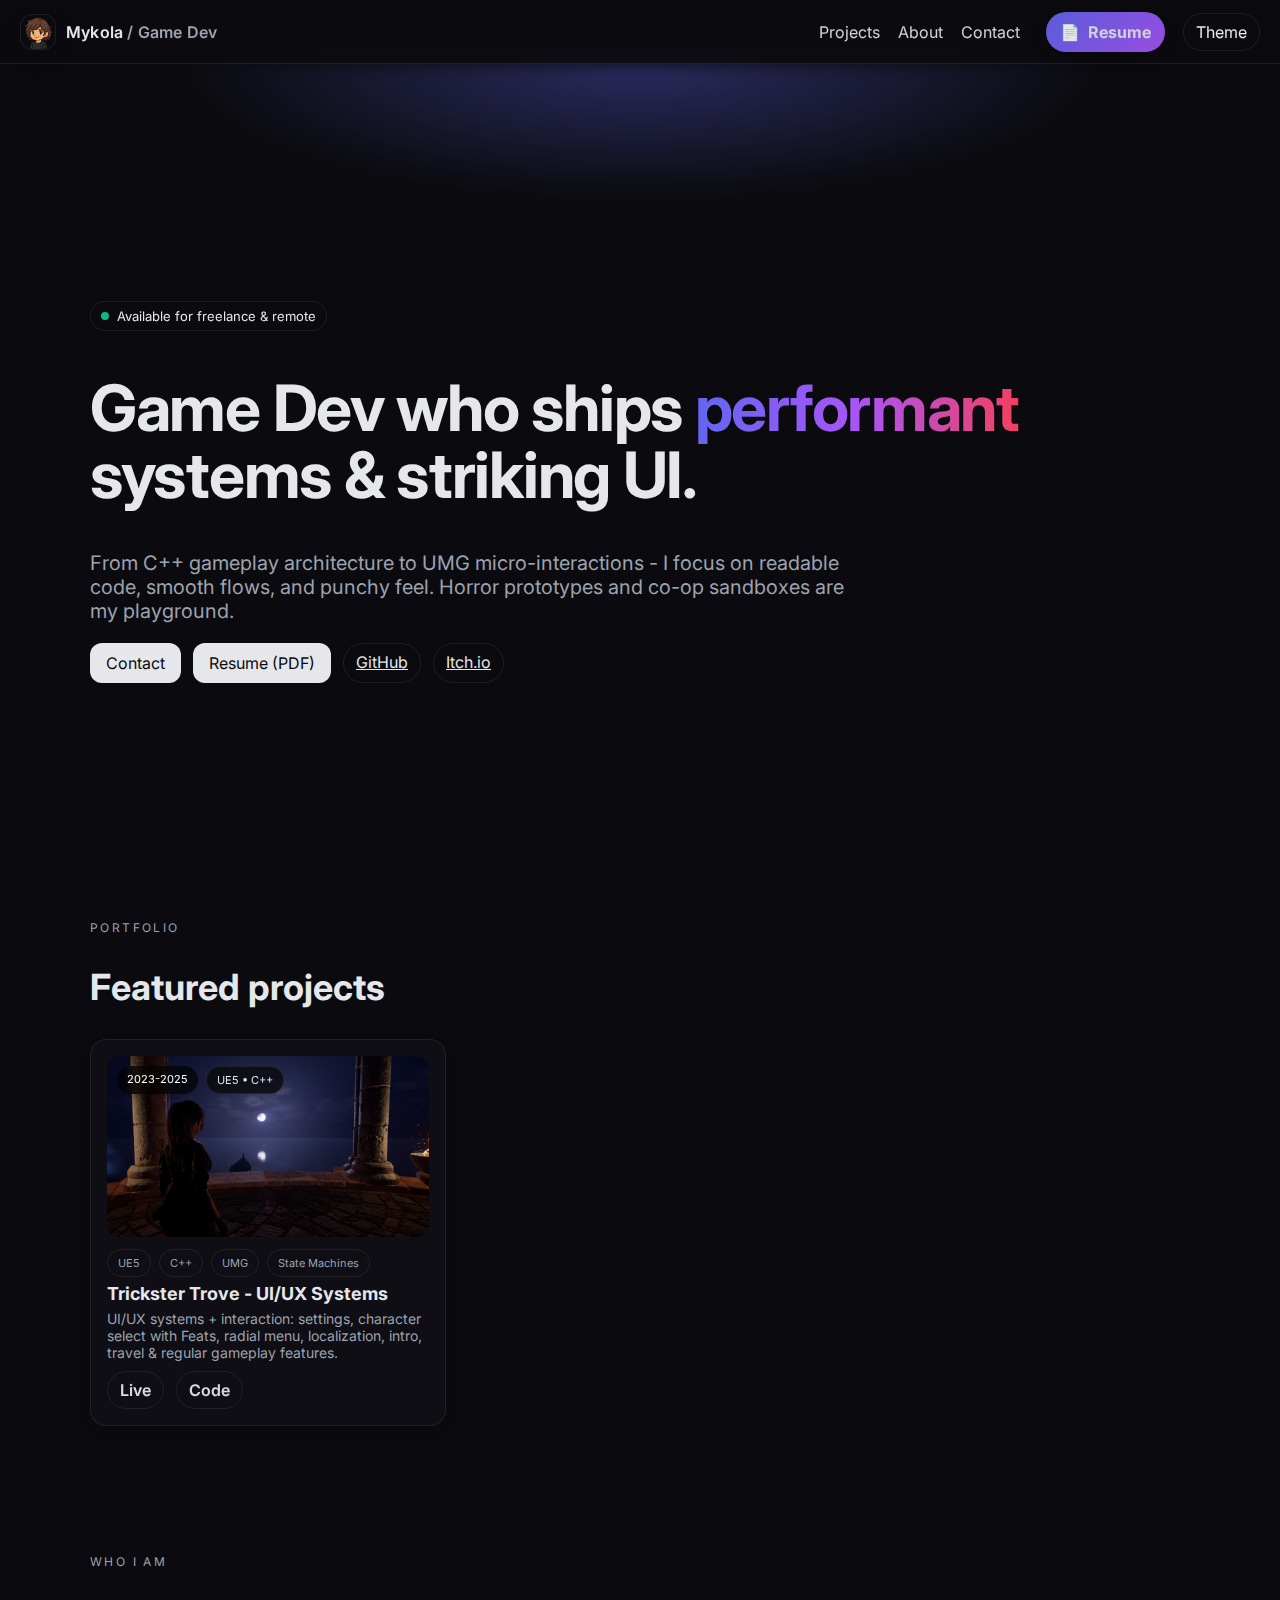
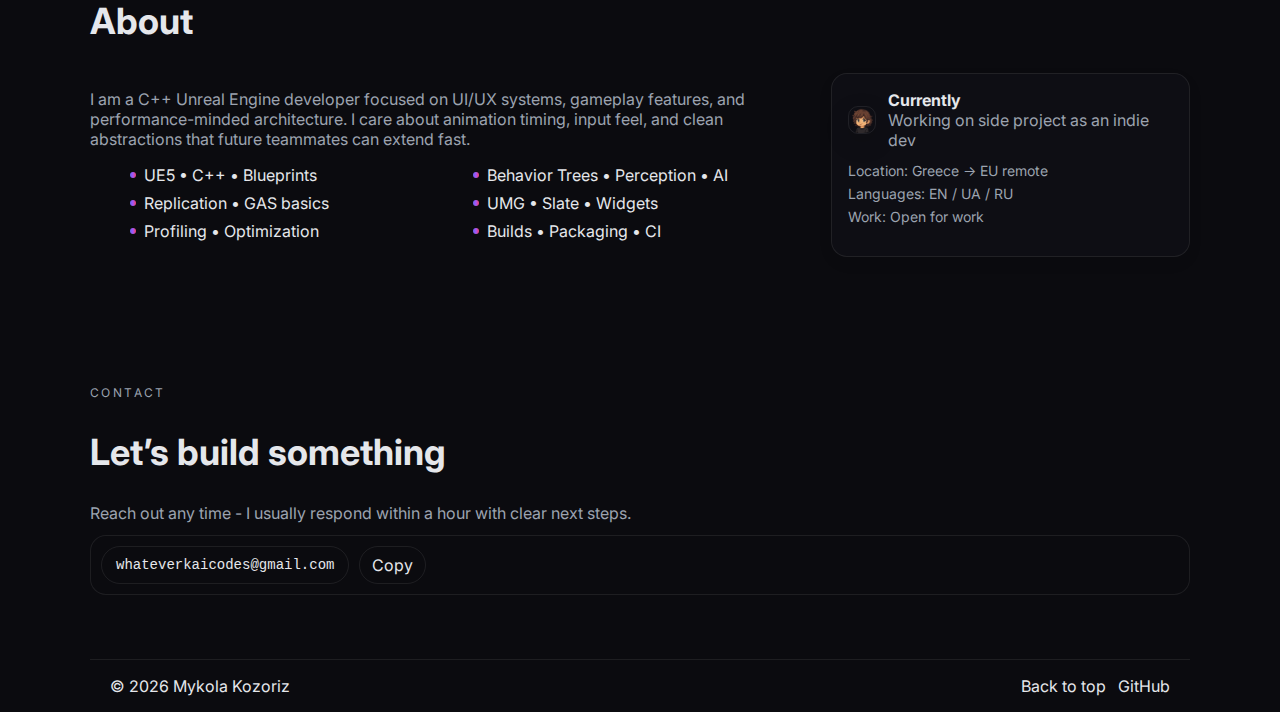
<file: index.html>
<!DOCTYPE html>
<html lang="en">
<head> <link rel="icon" type="image/png" href="assets/favicon.png">
  <meta charset="UTF-8" />
  <meta name="viewport" content="width=device-width, initial-scale=1" />
  <title>Mykola - Game Dev Portfolio</title>
  <meta name="description" content="C++/UE5 Game Developer portfolio - projects, about, contact." />
  <script>document.documentElement.classList.add('dark');</script>
  <link href="https://fonts.googleapis.com/css2?family=Inter:wght@300;400;500;600;700;800&display=swap" rel="stylesheet">
  <link rel="stylesheet" href="styles.css" />
</head>
<body>
  <header class="hdr">
    <a href="#top" class="brand">
      <span class="badge">
        <img src="assets/faviconh.png" alt="Mykola logo" class="badge-img">
      </span>
      <span class="brand-text">Mykola <span class="muted">/ Game Dev</span></span>
    </a>
    <nav class="nav">
      <a href="#projects">Projects</a>
      <a href="#about">About</a>
      <a href="#contact">Contact</a>
      <a class="btn-primary" href="assets/KozorizCV.pdf" target="_blank" rel="noopener">
  <!-- icon is optional -->
  <span aria-hidden="true">📄</span> Resume
</a>
      <button id="themeToggle" class="btn-ghost">Theme</button>
    </nav>
    <button id="menuToggle" class="menu-toggle" aria-label="Open menu">☰</button>
  </header>

  <div id="drawer" class="drawer" aria-hidden="true">
    <a href="#projects" class="drawer-link">Projects</a>
    <a href="#about" class="drawer-link">About</a>
    <a href="#contact" class="drawer-link">Contact</a>
    <button id="themeToggleMobile" class="btn-ghost">Theme</button>
  </div>

  <section id="top" class="hero">
    <div class="hero-accent"></div>
    <div class="hero-inner">
      <div class="pill">
        <span class="pill-dot"></span>
        <span>Available for freelance & remote</span>
      </div>
      <h1 class="hero-title">
        Game Dev who ships <span class="grad">performant</span> systems & striking UI.
      </h1>
      <p class="lead">
        From C++ gameplay architecture to UMG micro-interactions - I focus on readable code, smooth flows, and punchy feel. Horror prototypes and co-op sandboxes are my playground.
      </p>
      <div class="hero-cta">
        <a class="btn" href="#contact">Contact</a>
        <a class="btn" href="assets/KozorizCV.pdf" target="_blank" rel="noopener">Resume (PDF)</a>
        <a class="btn-ghost" href="#" id="githubLink">GitHub</a>
        <a class="btn-ghost" href="#" id="itchLink">Itch.io</a>
      </div>
    </div>
  </section>

  <section id="projects" class="section">
    <div class="section-head">
      <div class="kicker">Portfolio</div>
      <h2 class="section-title">Featured projects</h2>
    </div>
    <div id="projectsGrid" class="grid"></div>
  </section>

  <section id="about" class="section">
    <div class="section-head">
      <div class="kicker">Who I am</div>
      <h2 class="section-title">About</h2>
    </div>
    <div class="about-grid">
      <div>
        <p class="muted-p">
          I am a C++ Unreal Engine developer focused on UI/UX systems, gameplay features, and performance-minded architecture. I care about animation timing, input feel, and clean abstractions that future teammates can extend fast.
        </p>
        <ul class="bullets">
          <li>UE5 • C++ • Blueprints</li>
          <li>Behavior Trees • Perception • AI</li>
          <li>Replication • GAS basics</li>
          <li>UMG • Slate • Widgets</li>
          <li>Profiling • Optimization</li>
          <li>Builds • Packaging • CI</li>
        </ul>
      </div>
      <aside class="card">
        <div class="card-row">
          <span class="badge small">
        <img src="assets/favicon.png" alt="" class="badge-img" />
          </span>
          <div>
            <div class="card-title">Currently</div>
            <div class="muted-p">Working on side project as an indie dev</div>
          </div>
        </div>
        <div class="card-meta">
          <div><span class="muted">Location:</span> Greece → EU remote</div>
          <div><span class="muted">Languages:</span> EN / UA / RU</div>
          <div><span class="muted">Work:</span> Open for work</div>
        </div>
      </aside>
    </div>
  </section>

  <!-- Contact (simplified) -->
  <section id="contact" class="section">
    <div class="section-head">
      <div class="kicker">Contact</div>
      <h2 class="section-title">Let’s build something</h2>
    </div>
    <div class="contact-grid">
      <div class="copy-row">
  <span class="muted-p">Reach out any time - I usually respond within a hour with clear next steps.</span>

  <!-- Copyable email (no mailto) -->
  <div class="copy-wrap">
    <code id="emailText" class="copy-chip" aria-label="Email address">whateverkaicodes@gmail.com</code>
    <button id="copyBtn" class="btn-ghost" type="button">Copy</button>
    <span id="copyNote" class="copy-note" aria-live="polite" hidden>Copied</span>
  </div>
</div>

    </div>
  </section>

  <footer class="ftr">
    <div>© <span id="y"></span> Mykola Kozoriz</div>
    <div class="ftr-links">
      <a href="#top">Back to top</a>
      <a id="githubLinkFooter" href="#">GitHub</a>
    </div>
  </footer>

  <script src="script.js"></script>
</body>
</html>
</file>
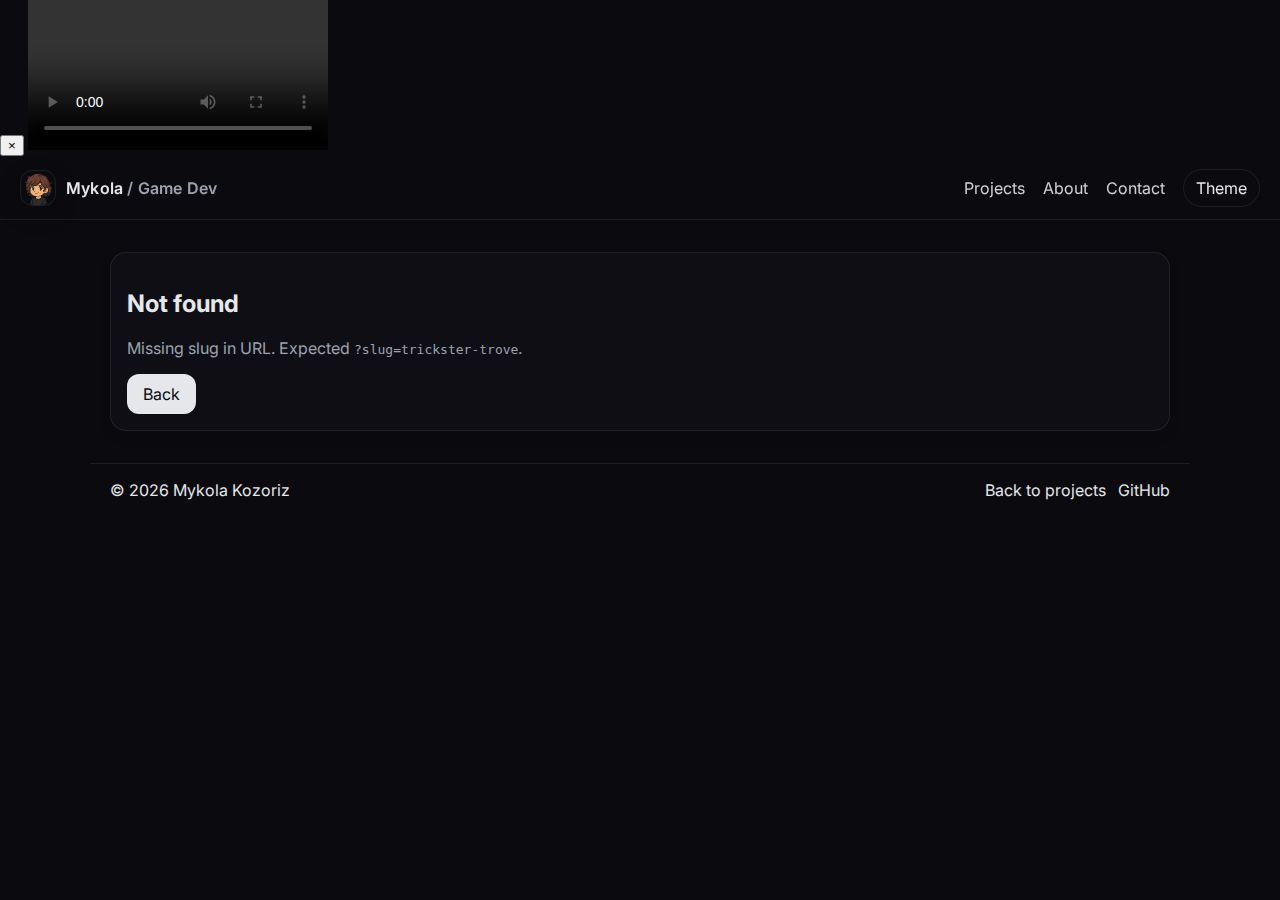
<file: project.html>
<!DOCTYPE html>
<html lang="en">
<head> <link rel="icon" type="image/png" href="assets/favicon.png">
  <meta charset="UTF-8" />
  <meta name="viewport" content="width=device-width, initial-scale=1" />
  <title>Project - Details</title>
  <script>document.documentElement.classList.add('dark');</script>
  <link href="https://fonts.googleapis.com/css2?family=Inter:wght@300;400;500;600;700;800&display=swap" rel="stylesheet">
  <link rel="stylesheet" href="styles.css" />
  <style>
    /* Detail page bits */
    .detail { max-width: 1100px; margin: 32px auto; padding: 0 20px; display: grid; gap: 24px; }
    .detail-head { display: grid; gap: 8px; }
    .detail-title { font-size: clamp(26px, 4vw, 48px); font-weight: 800; line-height: 1.05; }
    .meta { display:flex; gap:10px; flex-wrap:wrap; align-items:center; }
    .meta .chip { font-size:12px; padding:6px 10px; border-radius:999px; border:1px solid var(--border); color: var(--muted); }
    .detail-media { border-radius: 16px; overflow: hidden; border:1px solid var(--border); background:#0f172a; }
    .detail-media img, .detail-media video { width:100%; height:auto; display:block; }
    .cols { display:grid; gap:24px; grid-template-columns:1fr; }
    @media (min-width: 900px){ .cols{ grid-template-columns: 2fr 1fr; } }
    .prose p { color: var(--muted); }
    .bul { margin: 0; padding-left: 18px; color: var(--muted); }
    .bul li { margin: 6px 0; }
    .toolbar { display:flex; gap:10px; flex-wrap:wrap; }
  </style>
</head>
<!-- Lightweight video lightbox -->
<div id="lightbox" class="lightbox" aria-hidden="true">
  <div class="lb-inner">
    <button id="lbClose" class="lb-close" aria-label="Close">×</button>
    <video id="lbVideo" controls playsinline></video>
  </div>
</div>
<body>
  <header class="hdr">
    <a href="index.html#top" class="brand">
      <span class="badge"><img src="assets/faviconh.png" alt="" class="badge-img"></span>
      <span class="brand-text">Mykola <span class="muted">/ Game Dev</span></span>
    </a>
    <nav class="nav">
      <a href="index.html#projects">Projects</a>
      <a href="index.html#about">About</a>
      <a href="index.html#contact">Contact</a>
      <button id="themeToggle" class="btn-ghost">Theme</button>
    </nav>
    <button id="menuToggle" class="menu-toggle" aria-label="Open menu">☰</button>
  </header>

  <main id="root" class="detail"></main>

  <footer class="ftr">
    <div>© <span id="y"></span> Mykola Kozoriz</div>
    <div class="ftr-links">
      <a href="index.html#projects">Back to projects</a>
      <a id="githubLinkFooter" href="#">GitHub</a>
    </div>
  </footer>

  <script src="script.js"></script>
  <script src="projects.js"></script>
</body>
</html>
</file>
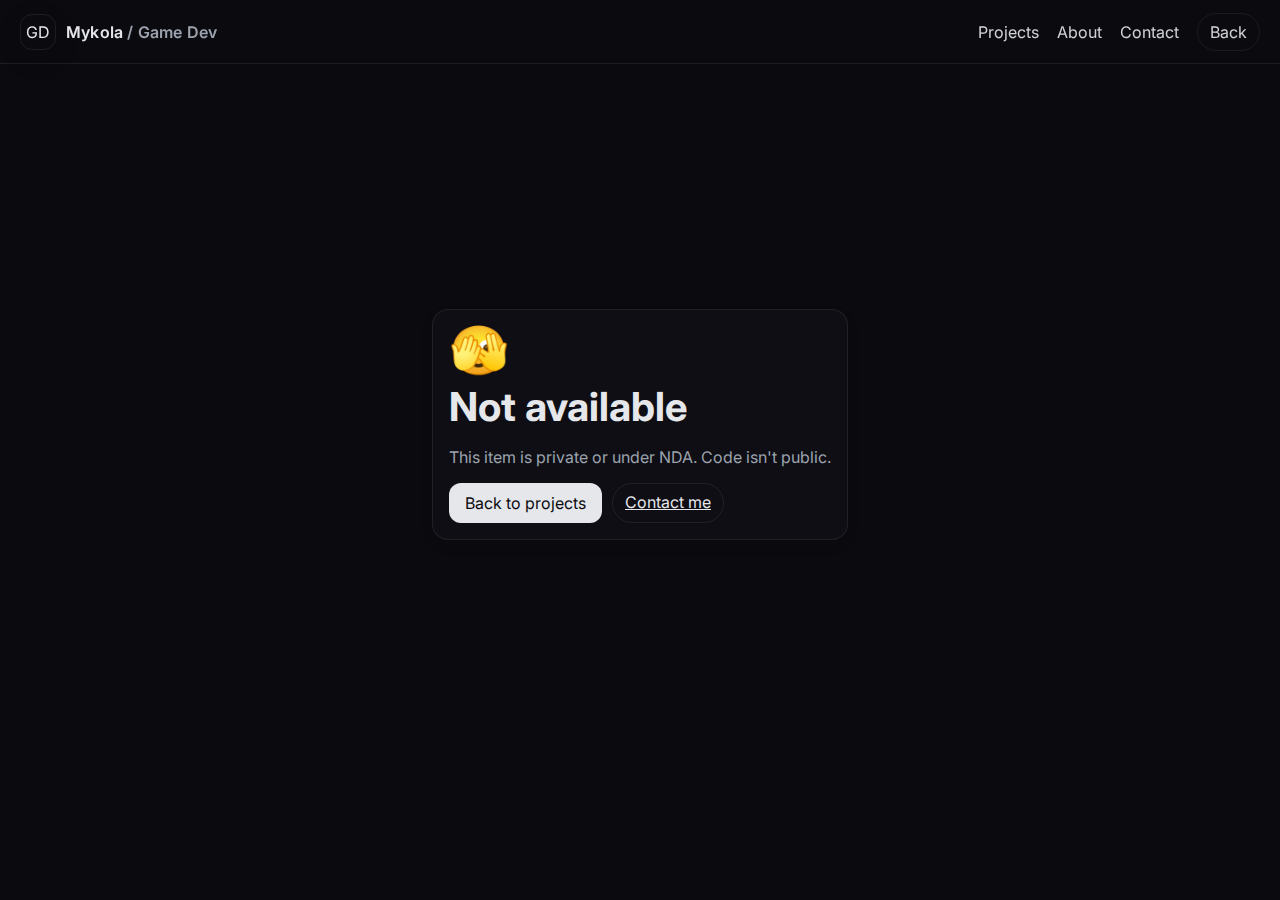
<file: unavailable.html>
<!DOCTYPE html>
<html lang="en">
<head> <link rel="icon" type="image/png" href="assets/favicon.png">
  <meta charset="UTF-8" />
  <meta name="viewport" content="width=device-width, initial-scale=1" />
  <title>Oops — Not Available</title>
  <script>document.documentElement.classList.add('dark');</script>
  <link href="https://fonts.googleapis.com/css2?family=Inter:wght@300;400;500;600;700;800&display=swap" rel="stylesheet">
  <link rel="stylesheet" href="styles.css" />
  <style>
    .center { min-height: 80vh; display: grid; place-items: center; padding: 24px; }
    .oops { max-width: 720px; }
    .emoji { font-size: 48px; line-height: 1; }
    .oops h1 { margin: 8px 0 4px; font-size: clamp(28px, 4vw, 40px); }
    .oops p { color: var(--muted); }
    .row { display: flex; gap: 10px; flex-wrap: wrap; margin-top: 16px; }
  </style>
</head>
<body>
  <header class="hdr">
    <a href="index.html#top" class="brand"><span class="badge">GD</span><span class="brand-text">Mykola <span class="muted">/ Game Dev</span></span></a>
    <nav class="nav">
      <a href="index.html#projects">Projects</a>
      <a href="index.html#about">About</a>
      <a href="index.html#contact">Contact</a>
      <a class="btn-ghost" href="index.html#projects">Back</a>
    </nav>
    <a class="menu-toggle" href="index.html#projects" aria-label="Back">←</a>
  </header>

  <main class="center">
    <div class="card oops">
      <div class="emoji">🫣</div>
      <h1 id="title">Not available</h1>
      <p id="reason">This item is private or under NDA. Code isn't public.</p>
      <div class="row">
        <a class="btn" href="index.html#projects">Back to projects</a>
        <a class="btn-ghost" href="index.html#contact">Contact me</a>

      </div>
    </div>
  </main>

  <script>
    // Fills the title with the project name from query string
    const params = new URLSearchParams(location.search);
    const project = params.get("project");
    const type = params.get("type") || "code";
    if (project) {
      document.getElementById("title").textContent =
        `${type === 'code' ? 'Code' : 'Live'} for “${project}” is not public`;
    }
  </script>
</body>
</html>
</file>
<file: styles.css>
/* Modern minimal CSS with dark mode */
:root {
  --bg: #ffffff;
  --fg: #0b0b0f;
  --muted: #6b7280;
  --card: rgba(255,255,255,0.6);
  --border: rgba(0,0,0,0.08);
  --accent1: #6366f1;
  --accent2: #a855f7;
  --accent3: #f43f5e;
}
.dark {
  --bg: #0b0b0f;
  --fg: #e5e7eb;
  --muted: #9ca3af;
  --card: rgba(16,16,24,0.6);
  --border: rgba(255,255,255,0.08);
}
* { box-sizing: border-box; }
html, body { height: 100%; }
body { margin: 0; font-family: Inter, system-ui, -apple-system, Segoe UI, Roboto, Arial, sans-serif; background: var(--bg); color: var(--fg); }
.hdr { position: sticky; top: 0; z-index: 50; display: flex; align-items: center; justify-content: space-between; height: 64px; padding: 0 20px; backdrop-filter: blur(8px); background: color-mix(in oklab, var(--bg) 70%, transparent); border-bottom: 1px solid var(--border); }
.brand { display: inline-flex; align-items: center; gap: 10px; text-decoration: none; color: inherit; }
.badge {
  display: inline-flex; align-items: center; justify-content: center;
  width: 36px; height: 36px; border-radius: 12px;
  background: transparent;            /* no gradient */
  padding: 0;                          /* remove inner padding */
  box-shadow: 0 8px 24px rgba(0,0,0,0.15);
  border: 1px solid var(--border);     /* subtle outline for dark mode */
}
.badge.small { width: 28px; height: 28px; border-radius: 10px; }

.badge {
  overflow: hidden;
}

.badge-img {
  width: 100%; height: 100%;
  display: block; object-fit: cover;   /* cover square nicely */
  border-radius: inherit;              /* keep rounded corners */
}
.brand:hover .badge { transform: translateY(-1px); transition: transform .15s ease; }
.brand-text { font-weight: 600; letter-spacing: .2px; }
.muted { color: var(--muted); }
.nav { display: none; gap: 18px; align-items: center; }
.nav a { color: inherit; text-decoration: none; opacity: .9; }
.nav a:hover { opacity: 1; text-decoration: underline; }
.btn-ghost { border: 1px solid var(--border); background: transparent; color: inherit; padding: 8px 12px; border-radius: 999px; cursor: pointer; font: inherit; }
.menu-toggle { display: inline-flex; background: transparent; border: 1px solid var(--border); border-radius: 10px; padding: 6px 10px; }
@media (min-width: 768px) { .nav { display: inline-flex; } .menu-toggle { display: none; } }
.drawer { position: fixed; inset: 64px 0 auto 0; z-index: 40; display: none; flex-direction: column; backdrop-filter: blur(8px); background: color-mix(in oklab, var(--bg) 85%, transparent); border-bottom: 1px solid var(--border); }
.drawer.open { display: flex; }
.drawer-link { padding: 14px 20px; border-top: 1px solid var(--border); text-decoration: none; color: inherit; }
.hero { position: relative; display: grid; place-items: center; min-height: 88vh; padding: 64px 20px 0; }
.hero-accent { position: absolute; inset: 0 0 auto 0; height: 50vh; background: radial-gradient(60% 50% at 50% 0%, color-mix(in oklab, var(--accent1) 45%, transparent), transparent 60%); filter: blur(8px); opacity: .8; pointer-events: none; }
.hero-inner { max-width: 1100px; width: 100%; }
.pill { display: inline-flex; align-items: center; gap: 8px; padding: 6px 10px; border-radius: 999px; backdrop-filter: blur(6px); background: color-mix(in oklab, var(--bg) 70%, transparent); border: 1px solid var(--border); font-size: 13px; }
.pill-dot { width: 8px; height: 8px; border-radius: 999px; background: #10b981; }
.hero-title { font-size: clamp(28px, 6vw, 64px); line-height: 1.05; letter-spacing: -0.02em; font-weight: 700; }
.grad { background: linear-gradient(90deg, var(--accent1), var(--accent2), var(--accent3)); -webkit-background-clip: text; background-clip: text; color: transparent; }
.lead { max-width: 760px; color: var(--muted); font-size: clamp(16px, 2.2vw, 20px); }
.hero-cta { display: flex; gap: 12px; flex-wrap: wrap; margin-top: 16px; }

/* Primary button for key actions (e.g., Resume) */
.btn-primary{
  background: linear-gradient(135deg, var(--accent1), var(--accent2));
  color: #fff;
  padding: 10px 14px;
  border-radius: 999px;
  border: 0;
  font-weight: 700;
  display: inline-flex; align-items: center; gap: 8px;
  box-shadow: 0 6px 18px rgba(0,0,0,.25);
}
.btn-primary:hover{ filter: brightness(.97); }
.btn-primary:focus-visible{
  outline: 2px solid color-mix(in oklab, #fff 60%, transparent);
  outline-offset: 2px;
}

/* make space in the nav row */
.nav .btn-primary { margin-left: 8px; }

.btn { background: var(--fg); color: var(--bg); padding: 10px 16px; border-radius: 12px; border: none; text-decoration: none; display: inline-flex; align-items: center; gap: 8px; }
.btn:hover { filter: brightness(.95); }
.section { padding: 64px 20px; }
.section-head { max-width: 1100px; margin: 0 auto 24px; }
.kicker { text-transform: uppercase; letter-spacing: .2em; font-size: 12px; color: var(--muted); }
.section-title { font-size: clamp(22px, 3vw, 36px); font-weight: 700; }
.grid { max-width: 1100px; margin: 0 auto; display: grid; grid-template-columns: 1fr; gap: 16px; }
@media (min-width: 640px){ .grid { grid-template-columns: repeat(2, minmax(0, 1fr)); } }
@media (min-width: 1024px){ .grid { grid-template-columns: repeat(3, minmax(0, 1fr)); } }
.card { background: var(--card); border: 1px solid var(--border); border-radius: 16px; box-shadow: 0 6px 18px rgba(0,0,0,0.04); padding: 16px; }
.proj { display: flex; flex-direction: column; overflow: hidden; }
.proj-media { position: relative; aspect-ratio: 16/9; border-radius: 12px; overflow: hidden; background: #0f172a; }
.proj-media img, .proj-media video { width: 100%; height: 100%; object-fit: cover; display: block; }
.badge-row { position: absolute; top: 10px; left: 10px; display: flex; gap: 8px; }
.badge-chip { font-size: 11px; padding: 6px 10px; border-radius: 999px; background: rgba(0,0,0,.65); color: #fff; backdrop-filter: blur(4px); }
.badge-chip.light { background: color-mix(in oklab, var(--bg) 85%, transparent); color: var(--fg); border: 1px solid var(--border); }
.proj-body { padding-top: 12px; }
.stack { display: flex; gap: 8px; flex-wrap: wrap; margin-bottom: 6px; }
.stack span { font-size: 11px; padding: 6px 10px; border-radius: 999px; border: 1px solid var(--border); color: var(--muted); }
.proj h3 { margin: 6px 0; font-size: 18px; }
.proj p { margin: 4px 0; color: var(--muted); font-size: 14px; }
.links { display: flex; gap: 12px; margin-top: 10px; }
.links a {
  border: 1px solid var(--border);
  background: transparent;
  color: var(--fg);
  padding: 8px 12px;
  border-radius: 999px;
  font-weight: 600;
  text-decoration: none;
  display: inline-flex;
  align-items: center;
  gap: 6px;
  opacity: .95;
}
.links a:hover {
  opacity: 1;
  background: color-mix(in oklab, var(--bg) 72%, transparent);
  text-decoration: none;
}
.links a:focus-visible {
  outline: 2px solid color-mix(in oklab, var(--accent1) 60%, transparent);
  outline-offset: 2px;
  border-color: transparent;
}
.about-grid { max-width: 1100px; margin: 0 auto; display: grid; gap: 24px; grid-template-columns: 1fr; }
@media (min-width: 900px){ .about-grid { grid-template-columns: 2fr 1fr; } }
.muted-p { color: var(--muted); }
.bullets { margin-top: 16px; display: grid; gap: 8px; grid-template-columns: 1fr 1fr; }
.bullets li { list-style: none; display: flex; align-items: center; gap: 8px; }
.bullets li::before { content: ''; width: 6px; height: 6px; border-radius: 999px; background: linear-gradient(90deg, var(--accent1), var(--accent2), var(--accent3)); display: inline-block; }
.card-row { display: flex; gap: 12px; align-items: center; }
.card-title { font-weight: 700; }
.card-meta { margin-top: 12px; font-size: 14px; color: var(--muted); display: grid; gap: 6px; }
.contact-grid { max-width: 1100px; margin: 0 auto; display: grid; gap: 24px; grid-template-columns: 1fr; }
@media (min-width: 900px){ .contact-grid { grid-template-columns: 1fr; } }
.cta-row { display: flex; gap: 10px; flex-wrap: wrap; margin-top: 12px; }
.note { color: var(--muted); font-size: 12px; }
.ftr { border-top: 1px solid var(--border); padding: 16px 20px; display: flex; justify-content: space-between; align-items: center; max-width: 1100px; margin: 0 auto; }
.ftr-links { display: flex; gap: 12px; }
.ftr a { color: inherit; text-decoration: none; }
.ftr a:hover { text-decoration: underline; }

.links a:visited { color: var(--fg); }

/* Copy-to-clipboard UI */
.copy-row { display: grid; gap: 12px; }

.copy-wrap {
  display: flex; align-items: center; gap: 10px; flex-wrap: wrap;
  padding: 10px; border: 1px solid var(--border); border-radius: 16px;
  background: color-mix(in oklab, var(--bg) 90%, transparent);
}

.copy-chip {
  font-family: ui-monospace, SFMono-Regular, Menlo, Monaco, Consolas, "Liberation Mono", monospace;
  font-size: 14px;
  padding: 10px 14px;
  border-radius: 999px;
  border: 1px solid var(--border);
  background: transparent;
  user-select: all;         /* so user can drag-select if they want */
  cursor: text;
  color: var(--fg);
}

.copy-note {
  font-size: 12px;
  color: var(--muted);
}

html { scroll-behavior: smooth; }

.media-link { display:block; }
.proj h3 a:hover { text-decoration: underline; }
.detail-media { min-height: 240px; }

.btn-demo{
  background: linear-gradient(135deg, var(--accent1), var(--accent2));
  color:#fff;
  padding:10px 14px;
  border-radius:999px;
  border:0;
  font-weight:700;
  display:inline-flex; align-items:center; gap:8px;
  box-shadow:0 6px 18px rgba(0,0,0,.25);
}
.btn-demo:hover{ filter: brightness(.97); }
.btn-demo:focus-visible{
  outline:2px solid color-mix(in oklab, #fff 60%, transparent);
  outline-offset:2px;
}


.detail-media video,
.detail-media img {
  width: 100%;
  height: auto;
  display: block;
  max-height: 560px;
  object-fit: cover;
}

.grid .card video,
.grid .card img {
  width: 100%;
  height: auto;
  max-height: 360px;
  object-fit: cover;
  border-radius: 12px;
}
</file>
